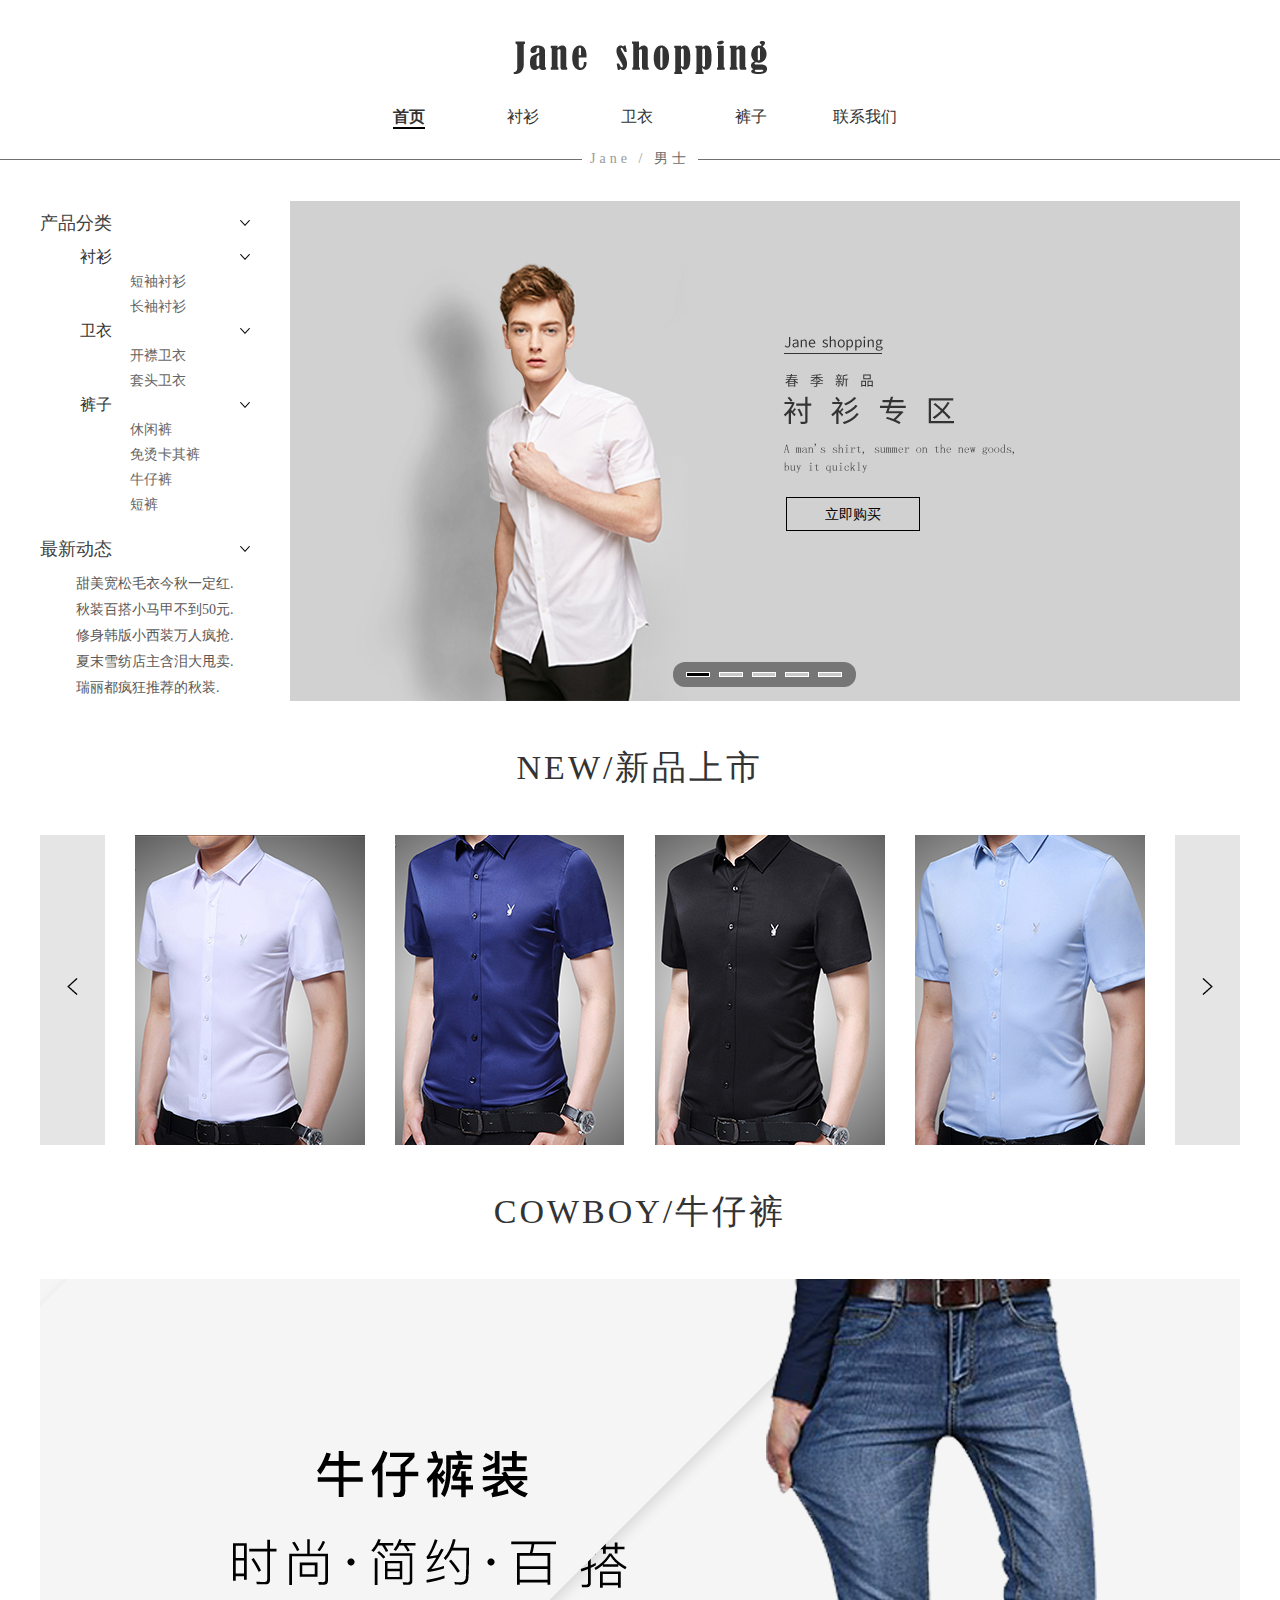
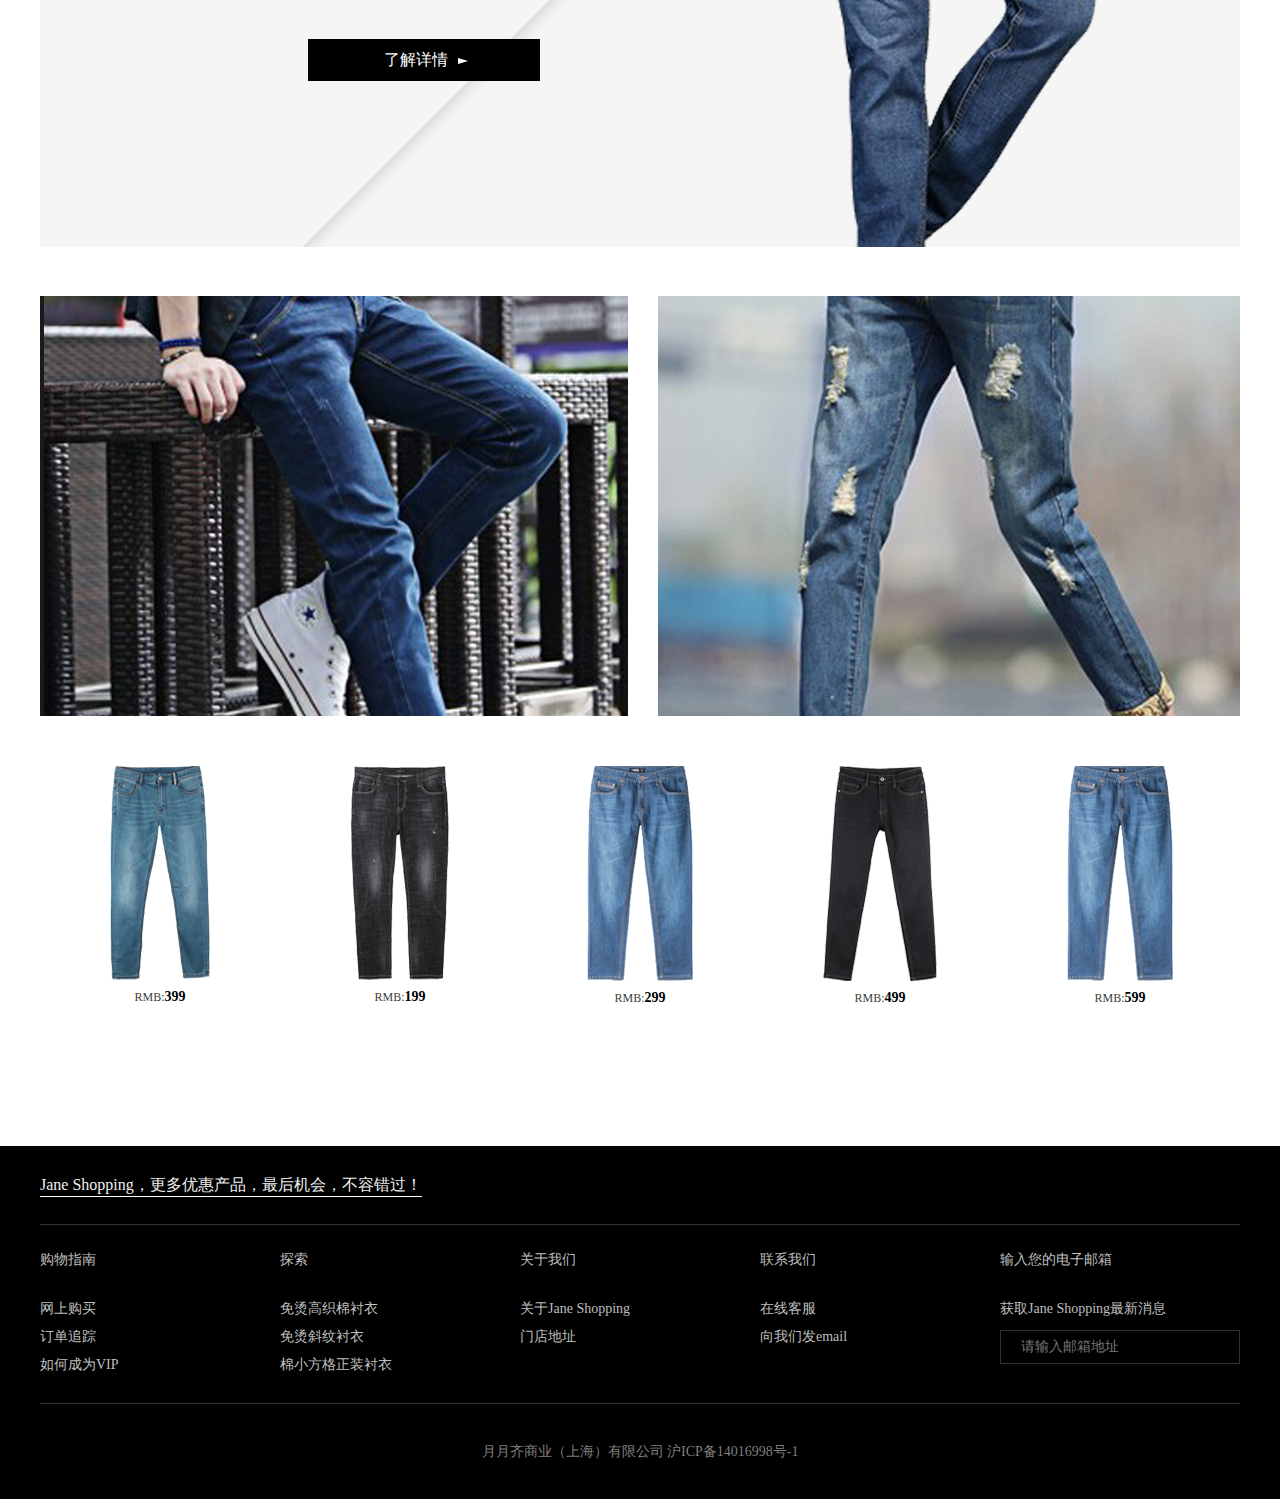
<file: index.html>
<!DOCTYPE html>
<html>
<head lang="en">
    <meta charset="UTF-8">
    <title></title>
    <link rel="stylesheet" href="css/base.css"/>
    <link rel="stylesheet/less" href="css/index.less"/>
    <script src="js/less.js"></script>
</head>
<body>
<!--header开始-->
<header>
    <div class="logo">
        <a href=""><img src="image/logo_03.png" /></a>
    </div>
    <nav class="nav1">
        <ul class="clearfix">
            <li><a href="" class="active">首页</a></li>
            <li><a href="detail.html">衬衫</a></li>
            <li><a href="">卫衣</a></li>
            <li><a href="">裤子</a></li>
            <li><a href="">联系我们</a></li>
        </ul>
    </nav>
    <p class="line"><span>Jane / </span>男士</p>
</header>
<!--header结束-->
<!--content开始-->
<section class="content ">
    <section class="wrap clearfix">
        <aside class="content_left">
            <div class="global_module procatalog">
                <h4>产品分类</h4>
                <ul class="m-treeview">
                    <li class="m-expanded">
                        <span>衬衫</span>
                        <ul>
                            <li><a href="detail.html">短袖衬衫</a></li>
                            <li><a href="detail.html">长袖衬衫</a></li>
                        </ul>
                    </li>
                    <li class="m-expanded">
                        <span>卫衣</span>
                        <ul>
                            <li><a href="detail.html">开襟卫衣</a></li>
                            <li><a href="detail.html">套头卫衣</a></li>
                        </ul>
                    </li>
                    <li class="m-expanded">
                        <span>裤子</span>
                        <ul>
                            <li><a href="detail.html">休闲裤</a></li>
                            <li><a href="detail.html">免烫卡其裤</a></li>
                            <li><a href="detail.html">牛仔裤</a></li>
                            <li><a href="detail.html">短裤</a></li>
                        </ul>
                    </li>
                </ul>
            </div>
            <div class="global_module news">
                <h4>最新动态</h4>
                <div class="scrollNews" >
                    <ul>
                        <li><a href="detail.html" class="tooltip" title="甜美宽松毛衣今秋一定红.">甜美宽松毛衣今秋一定红.</a></li>
                        <li><a href="detail.html" class="tooltip" title="秋装百搭小马甲不到50元.">秋装百搭小马甲不到50元.</a></li>
                        <li><a href="detail.html" class="tooltip" title="修身韩版小西装万人疯抢.">修身韩版小西装万人疯抢.</a></li>
                        <li><a href="detail.html" class="tooltip" title="夏末雪纺店主含泪大甩卖.">夏末雪纺店主含泪大甩卖.</a></li>
                        <li><a href="detail.html" class="tooltip" title="瑞丽都疯狂推荐的秋装.">瑞丽都疯狂推荐的秋装.</a></li>
                        <li><a href="detail.html" class="tooltip" title="48元长款针织小开衫卖疯啦.">48元长款针织小开衫卖疯啦.</a></li>
                        <li><a href="detail.html" class="tooltip" title="长袖雪纺衫单穿内搭都超美.">长袖雪纺衫单穿内搭都超美.</a></li>
                    </ul>
                </div>
            </div>
        </aside>
        <section class="content_right">
            <div class="ad">
                <ul class="slider clearfix" >
                    <li>
                        <img src="image/1.png"/>
                        <a href="detail.html">立即购买</a>
                    </li>
                    <li>
                        <img src="image/2.png"/>
                        <a href="detail.html">立即购买</a>
                    </li>
                    <li>
                        <img src="image/3.png"/>
                        <a href="detail.html">立即购买</a>
                    </li>
                    <li>
                        <img src="image/4.png"/>
                        <a href="detail.html">立即购买</a>
                    </li>
                    <li>
                        <img src="image/5.png"/>
                        <a href="detail.html">商务休闲衬衫</a>
                    </li>
                    <li>
                        <img src="image/1.png"/>
                        <a href="detail.html">立即购买</a>
                    </li>
                </ul>
                <ul class="num clearfix" >
                    <li class="active"></li>
                    <li></li>
                    <li></li>
                    <li></li>
                    <li></li>
                </ul>
            </div>
        </section>
    </section>
    <section class="new">
        <h3>NEW/新品上市</h3>
        <!--图片左右滚动效果-->
        <div  class="prolist clearfix">
            <p class="module_left">
                <a href="javascript:void (0)">
                    <img class="goLeft" src="image/arrow_left.png" alt="" />
                </a>
            </p>
            <div class="prolist_content">
                <ul class="clearfix">
                    <li>
                        <a href="detail.html"><img src="image/new1.png" alt="" />
                            <div><img src="image/big.png" alt=""/><p><span>免烫高支棉衬衣1</span></p><p>RMB:<span>120.00</span></p></div>
                        </a>
                    </li>
                    <li>
                        <a href="detail.html"><img src="image/new2.png" alt="" />
                            <div><img src="image/big.png" alt=""/><p><span>免烫斜纹衬衣</span></p><p>RMB:<span>129.00</span></p></div></a>
                    </li>
                    <li>
                        <a href="detail.html"><img src="image/new3.png" alt="" />
                            <div><img src="image/big.png" alt=""/><p><span>棉小方格正装衬衣</span></p><p>RMB:<span>129.00</span></p></div></a>
                    </li>
                    <li>
                        <a href="detail.html"><img src="image/new4.png" alt="" />
                            <div><img src="image/big.png" alt=""/><p><span>小米兰格衬衣蓝色</span></p><p>RMB:<span>129.00</span></p></div></a>
                    </li>
                    <li>
                        <a href="detail.html"><img src="image/new5.png" alt="" />
                            <div><img src="image/big.png" alt=""/><p><span>免烫高支棉衬衣2</span></p><p>RMB:<span>120.00</span></p></div></a>
                    </li>
                    <li>
                        <a href="detail.html"><img src="image/new6.png" alt="" />
                            <div><img src="image/big.png" alt=""/><p><span>免烫斜纹衬衣</span></p><p>RMB:<span>129.00</span></p></div></a>
                    </li>
                    <li>
                        <a href="detail.html"><img src="image/new7.png" alt="" />
                            <div><img src="image/big.png" alt=""/><p><span>棉小方格正装衬衣</span></p><p>RMB:<span>129.00</span></p></div></a>
                    </li>
                    <li>
                        <a href="detail.html"><img src="image/new8.png" alt="" />
                            <div><img src="image/big.png" alt=""/><p><span>小米兰格衬衣蓝色</span></p><p>RMB:<span>129.00</span></p></div></a>
                    </li>
                    <li>
                        <a href="detail.html"><img src="image/best_1.png" alt="" />
                            <div><img src="image/big.png" alt=""/><p><span>免烫高支棉衬衣2</span></p><p>RMB:<span>120.00</span></p></div></a>
                    </li>
                    <li>
                        <a href="detail.html"><img src="image/best_2.png" alt="" />
                            <div><img src="image/big.png" alt=""/><p><span>免烫斜纹衬衣</span></p><p>RMB:<span>129.00</span></p></div></a>
                    </li>
                    <li>
                        <a href="detail.html"><img src="image/best_3.png" alt="" />
                            <div><img src="image/big.png" alt=""/><p><span>棉小方格正装衬衣</span></p><p>RMB:<span>129.00</span></p></div></a>
                    </li>
                    <li>
                        <a href="detail.html"><img src="image/best_4.png" alt="" />
                            <div><img src="image/big.png" alt=""/><p><span>小米兰格衬衣蓝色</span></p><p>RMB:<span>129.00</span></p></div></a>
                    </li>
                </ul>
            </div>
            <p class="module_right">
                <a href="javascript:void (0)"><img class="goRight" src="image/arrow_right.png" alt="" /></a>
            </p>
        </div>
        <!--左右滚动结束-->
    </section>
    <section class="cowboy">
        <h3>COWBOY/牛仔裤</h3>
        <img src="image/cow_banner.png" alt=""/>
        <a href="detail.html">了解详情</a>
    </section>
    <section class="fashion_cowboy clearfix">
        <div class="fashion_cowboy_left fashion_cowboy1">
            <a href="detail.html">
                <img src="image/fashion1.png" alt=""/>
                <div class="money">
                    <p>RMB: <span>249</span></p>
                </div>
            </a>
        </div>
        <div class="fashion_cowboy_right fashion_cowboy1">
            <a href="detail.html">
                <img src="image/fashion2.png" alt=""/>
                <div class="money">
                    <p>RMB: <span>249</span></p>
                </div>
            </a>
        </div>
    </section>
    <section class="more_cowboy">
        <ul class="clearfix">
            <li><a href="detail.html"><img src="image/cowboy1.png" alt=""/></a><p>RMB:<span>399</span></p></li>
            <li><a href="detail.html"><img src="image/cowboy2.png" alt=""/></a><p>RMB:<span>199</span></p></li>
            <li><a href="detail.html"><img src="image/cowboy3.png" alt=""/></a><p>RMB:<span>299</span></p></li>
            <li><a href="detail.html"><img src="image/cowboy4.png" alt=""/></a><p>RMB:<span>499</span></p></li>
            <li><a href="detail.html"><img src="image/cowboy3.png" alt=""/></a><p>RMB:<span>599</span></p></li>
        </ul>
    </section>
</section>
<!--content结束-->
<footer>
    <div class="foot">
        <div class="link">
            <a href="">Jane Shopping，更多优惠产品，最后机会，不容错过！</a>
        </div>
        <nav>
            <ul class="clearfix">
                <li>
                    <h6>购物指南</h6>
                    <a href="">网上购买</a>
                    <a href="">订单追踪</a>
                    <a href="">如何成为VIP</a>
                </li>
                <li>
                    <h6>探索</h6>
                    <a href="">免烫高织棉衬衣</a>
                    <a href="">免烫斜纹衬衣</a>
                    <a href="">棉小方格正装衬衣</a>
                </li>
                <li>
                    <h6>关于我们</h6>
                    <a href="">关于Jane Shopping</a>
                    <a href="">门店地址</a>
                </li>
                <li>
                    <h6>联系我们</h6>
                    <a href="">在线客服</a>
                    <a href="">向我们发email</a>
                </li>
                <li>
                    <h6>输入您的电子邮箱</h6>
                    <a href="">获取Jane Shopping最新消息</a>
                    <form action="">
                        <input type="email" name="email" placeholder="请输入邮箱地址" />
                    </form>
                </li>
            </ul>
        </nav>
        <div class="copy">
            <p>月月齐商业（上海）有限公司 沪ICP备14016998号-1</p>
        </div>
    </div>
</footer>

<script src="js/jquery.js"></script>
<script src="js/index.js"></script>
</body>
</html>
</file>
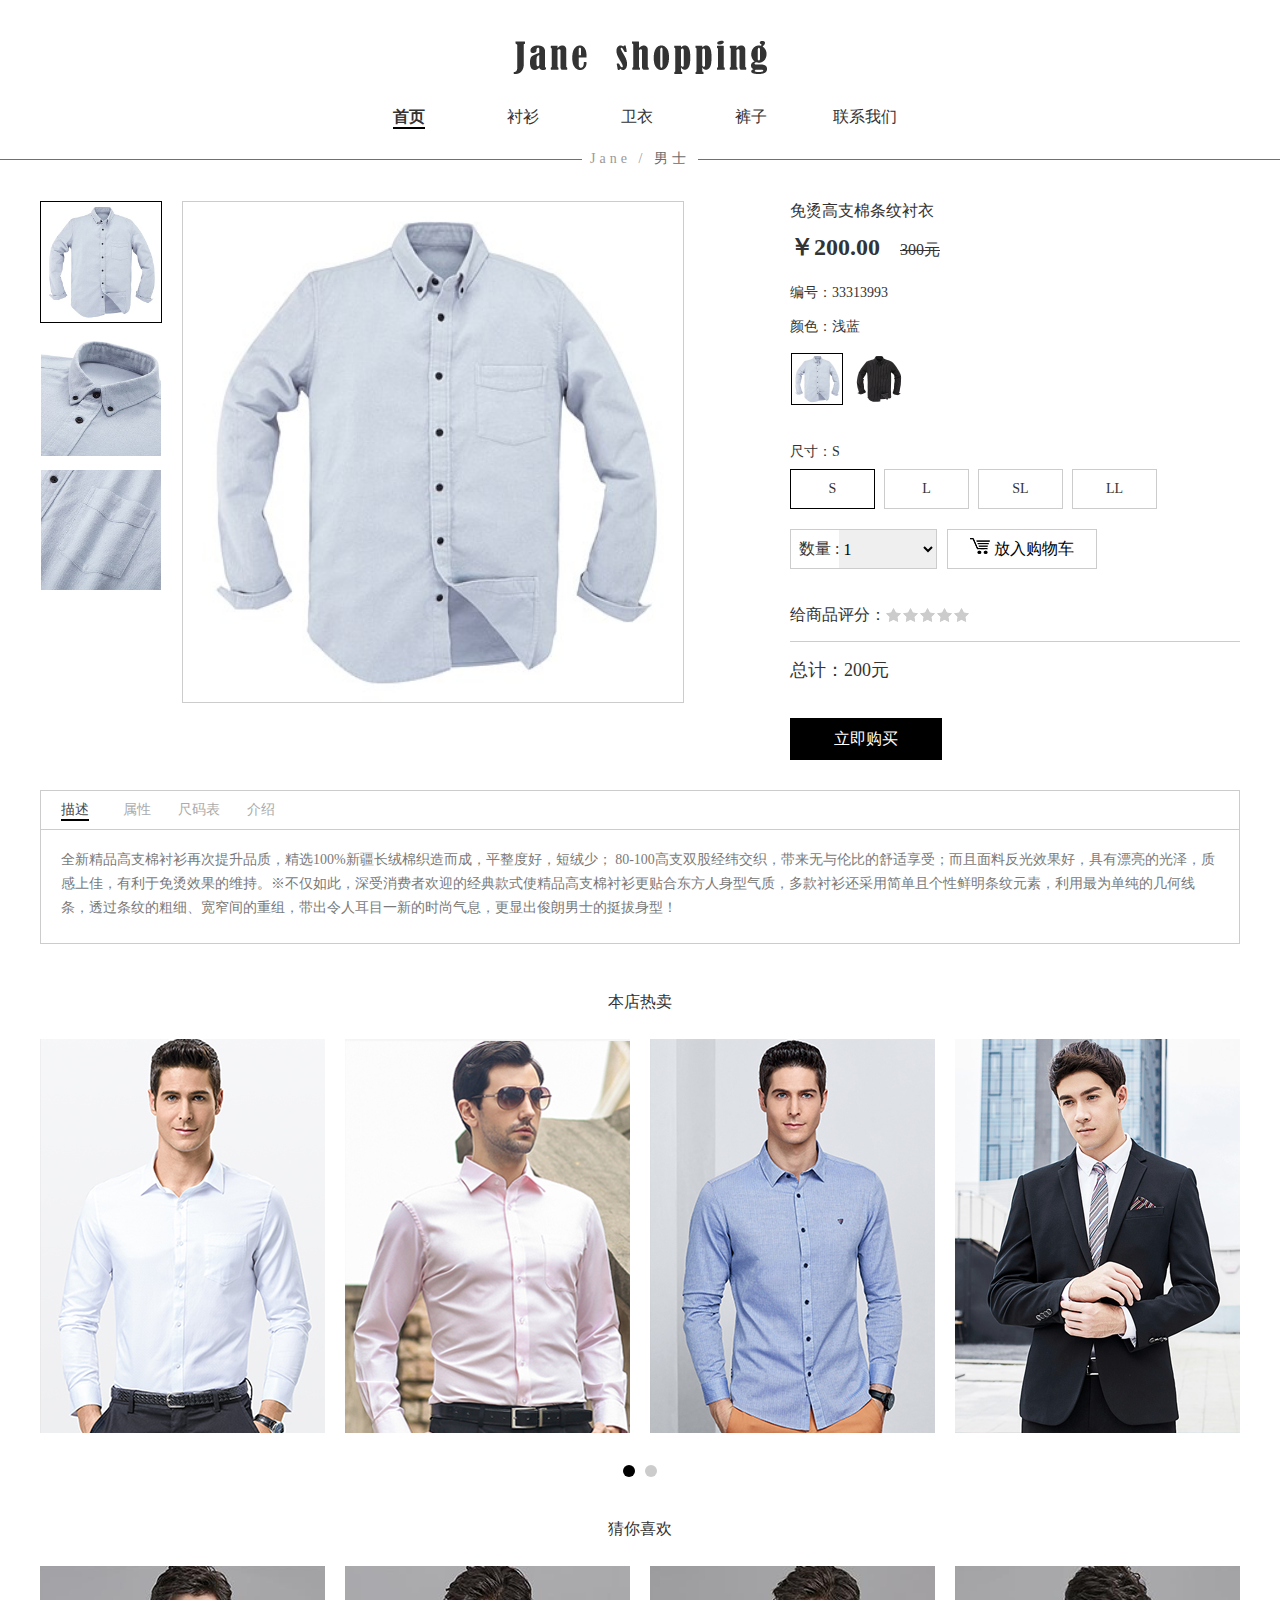
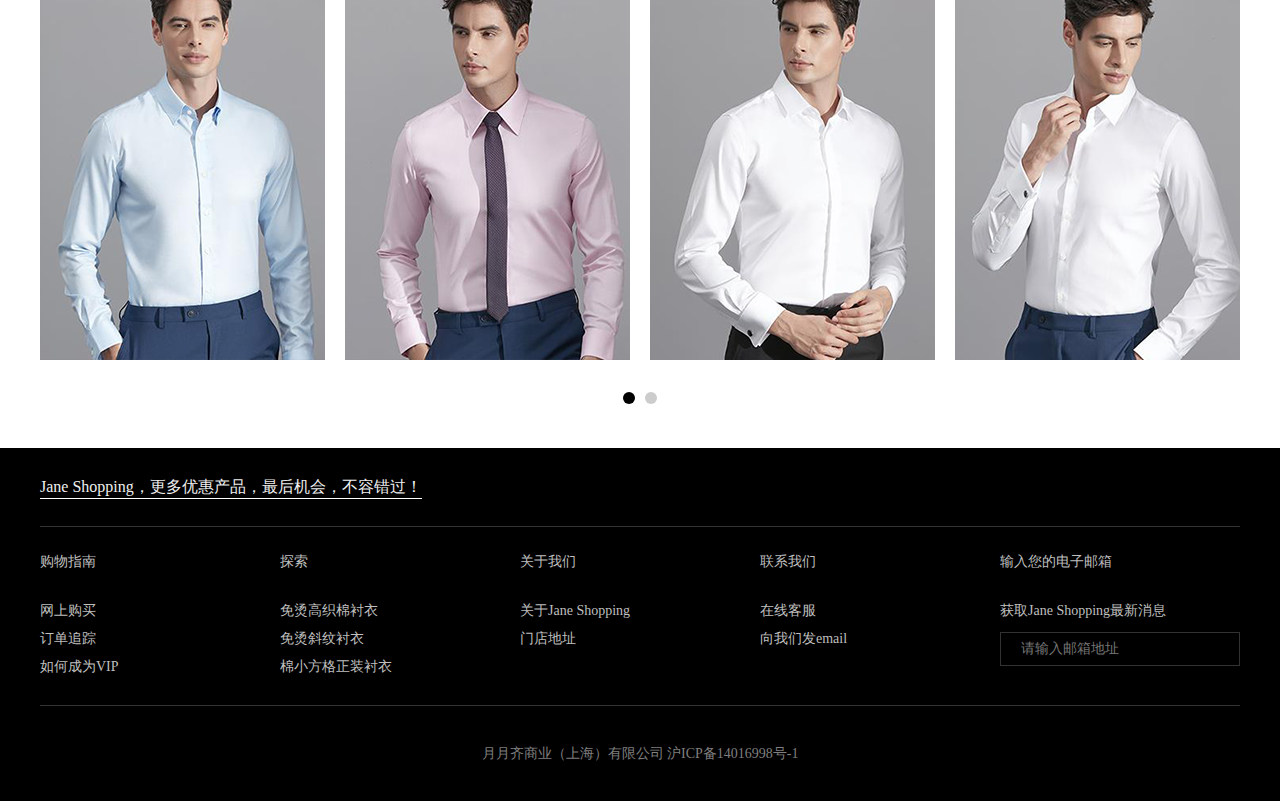
<file: detail.html>
<!DOCTYPE html>
<html>
<head lang="en">
    <meta charset="UTF-8">
    <title></title>
    <link rel="stylesheet" href="css/base.css"/>
    <link rel="stylesheet/less" href="css/index.less"/>
    <script src="js/less.js"></script>
    <script src="js/jquery.js"></script>
    <script src="js/jquery.jqzoom.js"></script>
    <script src="js/index.js"></script>
</head>
<body>
<!--header开始-->
<header>
    <div class="logo">
        <a href="index.html"><img src="image/logo_03.png" /></a>
    </div>
    <nav class="nav1">
        <ul class="clearfix">
            <li><a href="index.html" class="active">首页</a></li>
            <li><a href="detail.html">衬衫</a></li>
            <li><a href="javascript:void (0)">卫衣</a></li>
            <li><a href="javascript:void (0)">裤子</a></li>
            <li><a href="javascript:void (0)">联系我们</a></li>
        </ul>
    </nav>
    <p class="line"><span>Jane / </span>男士</p>
</header>
<!--header结束-->
<section class="main">
    <div class="pro_detail clearfix">
        <div class="pro_detail_left clearfix">
            <ul class="imgList">
                <li class="active"><img src="image/small_img1_1.jpg" alt=""/></li>
                <li><img src="image/small_img1_2.jpg" alt=""/></li>
                <li><img src="image/small_img1_3.jpg" alt=""/></li>
            </ul>
            <div class="jqzoom">
                <img src="image/small_img1_1.jpg" name="bigImg"  class="fs" id="bigImg" jqimg="image/big_img1_1.jpg" alt=""/>
            </div>
        </div>
        <div class="pro_detail_right">
            <h4>免烫高支棉条纹衬衣</h4>
            <p class="unit"><strong>￥200.00</strong><del>300元</del></p>
            <p class="number">编号：33313993</p>
            <p class="color">颜色：<span>浅蓝</span></p>
            <ul class="color_change clearfix">
                <li class="active"><img src="image/small_img1_1.jpg" alt="浅蓝" /></li>
                <li><img src="image/small_img2_1.jpg" alt="黑色" /></li>
            </ul>
            <div class="pro_size">
                <p class="same">尺寸：<span>S</span></p>
                <ul class="size clearfix">
                    <li class="active">S</li>
                    <li>L</li>
                    <li>SL</li>
                    <li>LL</li>
                </ul>
            </div>
            <div class="pro_num clearfix">
                <p>数量 :</p>
                <select id="num_sort">
                    <option value="1" selected>1</option>
                    <option value="2">2</option>
                    <option value="3">3</option>
                    <option value="4">4</option>
                    <option value="5">5</option>
                </select>
                <a href="javascript:void (0)" class="cart1"><img src="image/shopping.png"/> 放入购物车</a>
                <div class="modal1">
                    <h4>商品已成功放入购物车啦！</h4>
                    <p class="modal1_title"></p>
                    <p class="modal1_title2">shirt</p>
                    <p class="modal1_infor">
                        颜色:<span class="modal1_color"></span>/
                        尺寸:<span class="modal1_size"></span>/
                        数量:<span class="modal1_numbers"></span>
                    </p>
                    <p class="gobuy clearfix">
                        <a href="javascript:void (0)">返回</a>
                        <a href="javascript:void (0)">去结算</a>
                    </p>
                </div>
            </div>
            <div class="pro_rating clearfix">
                <p>给商品评分：</p>
                <ul id="rating" class="rating">
                    <li class="rating-item" title="1"></li>
                    <li class="rating-item" title="2"></li>
                    <li class="rating-item" title="3"></li>
                    <li class="rating-item" title="4"></li>
                    <li class="rating-item" title="5"></li>
                </ul>
                <div class="modal">
                    <div class="top">
                        <img src="image/logo2_03.png" alt=""/>
                        <h4>免烫高支棉条纹衬衣</h4>
                        <p class="thanks">谢谢惠顾</p>
                        <p class="grade">您给此商品的评分为:<span></span>分</p>
                    </div>
                    <p class="OK clearfix">
                        <a href="javascript:void (0)">知道了</a>
                        <a href="javascript:void (0)">好的</a>
                    </p>
                </div>

            </div>
            <div class="pro_price">
                总计：<span>200</span>元
            </div>
            <div class="cart">
                <a href="javascript:void (0)">立即购买</a>
            </div>
        </div>
    </div>
    <div class="tab">
        <div class="tab_menu">
            <ul class="clearfix">
                <li class="active"><span>描述</span></li>
                <li><span>属性</span></li>
                <li><span>尺码表</span></li>
                <li><span>介绍</span></li>
            </ul>
        </div>
        <div class="tab_box">
            <div class="active">
                全新精品高支棉衬衫再次提升品质，精选100%新疆长绒棉织造而成，平整度好，短绒少； 80-100高支双股经纬交织，带来无与伦比的舒适享受；而且面料反光效果好，具有漂亮的光泽，质感上佳，有利于免烫效果的维持。※不仅如此，深受消费者欢迎的经典款式使精品高支棉衬衫更贴合东方人身型气质，多款衬衫还采用简单且个性鲜明条纹元素，利用最为单纯的几何线条，透过条纹的粗细、宽窄间的重组，带出令人耳目一新的时尚气息，更显出俊朗男士的挺拔身型！
            </div>
            <div>
                沿用风靡百年的经典全棉牛津纺面料，通过领先的液氨整理技术，使面料的抗皱性能更上一层。延续简约、舒适、健康设计理念，特推出免烫、易打理的精细免烫牛津纺长袖衬衫系列。
            </div>
            <div>
                来自新疆无污染的生态棉花，采用紧密纺精梳棉纱，单经双纬的织造组织，造就了颗粒饱满、朴实无华、温润细腻的经典牛津纺，易洗快干、手感丰软、吸湿性好。设计师遵循布料完美肌理，立体剪裁，以直筒明门襟的经典造型、配合圆袋、曲摆的现代人性化裁减，相得益彰，浑然天成。色彩明快的纯色衬衫简洁、自然、为您营造出利落、爽朗的形象，透出热情、优雅的个性；精选白、蓝、淡粉、宽条纹、英国格等10余种明亮、经典花型，色彩缤纷呈现，以适合本季着装，更显自然、舒适境界。
            </div>
            <div>
                世界权威德国科德宝的衬和英国高士缝纫线使成衣领型自然舒展、永不变形，缝线部位平服工整、牢固耐磨；人性化的4片式后背打褶结构设计提供更舒适的活动空间；领尖扣的领型设计戴或不戴领带风格炯同、瞬间呈现；醇正天然设计，只为彰显自然荣耀。
            </div>
        </div>
    </div>
    <div class="best">
        <h4>本店热卖</h4>
        <div class="hot_wrap ">
            <ul class="clearfix">
                <li><a href="detail.html"><img src="image/best_1.png" alt=""/></a></li>
                <li><a href="detail.html"><img src="image/best_2.png" alt=""/></a></li>
                <li><a href="detail.html"><img src="image/best_3.png" alt=""/></a></li>
                <li><a href="detail.html"><img src="image/best_4.png" alt=""/></a></li>
                <li><a href="detail.html"><img src="image/best_5.png" alt=""/></a></li>
                <li><a href="detail.html"><img src="image/best_6.png" alt=""/></a></li>
                <li><a href="detail.html"><img src="image/best_7.png" alt=""/></a></li>
                <li><a href="detail.html"><img src="image/best_8.png" alt=""/></a></li>
            </ul>
        </div>
        <p><a href="javascript:void (0)" class="active control_left"></a><a href="javascript:void (0)" class=" control_right"></a></p>
    </div>
    <div class="like">
        <h4>猜你喜欢</h4>
        <div class="like_wrap ">
            <ul class="clearfix">
                <li><a href="javascript:void (0)"><img src="image/like1.png" alt=""/></a></li>
                <li><a href="javascript:void (0)"><img src="image/like2.png" alt=""/></a></li>
                <li><a href="javascript:void (0)"><img src="image/like3.png" alt=""/></a></li>
                <li><a href="javascript:void (0)"><img src="image/like4.png" alt=""/></a></li>
                <li><a href="javascript:void (0)"><img src="image/like1.png" alt=""/></a></li>
                <li><a href="javascript:void (0)"><img src="image/like2.png" alt=""/></a></li>
                <li><a href="javascript:void (0)"><img src="image/like3.png" alt=""/></a></li>
                <li><a href="javascript:void (0)"><img src="image/like4.png" alt=""/></a></li>
            </ul>
        </div>
        <p><a href="javascript:void (0)" class="active control_left"></a><a href="javascript:void (0)" class=" control_right"></a></p>
    </div>
</section>
<div class="shade"></div>
<!--footer开始-->
<footer>
    <div class="foot">
        <div class="link">
            <a href="javascript:void (0)">Jane Shopping，更多优惠产品，最后机会，不容错过！</a>
        </div>
        <nav>
            <ul class="clearfix">
                <li>
                    <h6>购物指南</h6>
                    <a href="javascript:void (0)">网上购买</a>
                    <a href="javascript:void (0)">订单追踪</a>
                    <a href="javascript:void (0)">如何成为VIP</a>
                </li>
                <li>
                    <h6>探索</h6>
                    <a href="javascript:void (0)">免烫高织棉衬衣</a>
                    <a href="javascript:void (0)">免烫斜纹衬衣</a>
                    <a href="javascript:void (0)">棉小方格正装衬衣</a>
                </li>
                <li>
                    <h6>关于我们</h6>
                    <a href="javascript:void (0)">关于Jane Shopping</a>
                    <a href="javascript:void (0)">门店地址</a>
                </li>
                <li>
                    <h6>联系我们</h6>
                    <a href="javascript:void (0)">在线客服</a>
                    <a href="javascript:void (0)">向我们发email</a>
                </li>
                <li>
                    <h6>输入您的电子邮箱</h6>
                    <a href="javascript:void (0)">获取Jane Shopping最新消息</a>
                    <form action="">
                        <input type="email" name="email" placeholder="请输入邮箱地址" />
                    </form>
                </li>
            </ul>
        </nav>
        <div class="copy">
            <p>月月齐商业（上海）有限公司 沪ICP备14016998号-1</p>
        </div>
    </div>
</footer>
<script>
    $(".jqzoom").jqueryzoom({
        xzoom:400, //放大图的宽度(默认是 200)
        yzoom:400, //放大图的高度(默认是 200)
        offset:10, //离原图的距离(默认是 10)
        position:"right", //放大图的定位(默认是 "right")
        preload:1
    });
</script>
</body>
</html>
</file>
<file: css/base.css>
﻿@charset "utf-8";
/* CSS Document */
html { color: #333; background: #FFF; font-family: "微软雅黑" }
*{margin:0; padding:0;}
.ellipsis{white-space:nowrap;  text-overflow:ellipsis; overflow:hidden; }
body, div, dl, dt, dd, ul, ol, li, h1, h2, h3, h4, h5, h6, pre, code, form, fieldset, legend, input, button, textarea, select, option, p, blockquote, th, td, figure, img { margin: 0; padding: 0; }
table{border-collapse:collapse; border-spacing: 0; }
ul,li,h1,h2,h3,h4,h5,h6,ol,article,aside,header,footer,figure,figcaption,form,label,fieldset,legend,iframe,frameset,frame{display:block}
fieldset, img { border: 0; }
address, caption, cite, code, dfn, em, strong, th, var, optgroup {font-style: inherit; font-weight: inherit; }
del, ins { text-decoration: none; }
li { list-style: none; }
caption, th { text-align: left; }
h1, h2, h3, h4, h5, h6 { font-size: 100%; font-weight: normal; }
q:before, q:after { content: ''; }
abbr, acronym { border: 0; font-variant: normal; }
sup { vertical-align: baseline; }
sub { vertical-align: baseline; }
legend { color: #000; }
input, button, textarea, select, optgroup, option { font-family: inherit; font-size: inherit; font-style: inherit; font-weight: inherit; }
input, button, textarea, select { *font-size:100%;
}
input, button, select { border: 0 none; outline: 0 none; }
a {color: black; outline: 0 none; text-decoration: none; cursor: pointer; }
a:hover { text-decoration: none; }
input[type="text"], input[type="password"] { -webkit-box-shadow: 0 0 0px 1000px white inset; }
input[type=text]::-ms-clear {
display: none;
}
* { outline: 0 none; }
button { background: #FFF; }
/*字体颜色*/
.fg{color:#333;}
.fw{color:#fff;}
/*文字排版*/
.f12 { font-size: 12px; }
.f13 { font-size: 13px; }
.f14 { font-size: 14px; }
.f16 { font-size: 16px; }
.f18 { font-size: 18px; }
.f20 { font-size: 20px; }
.f22 { font-size: 22px; }
.f24 { font-size: 24px; }
.f26 { font-size: 26px; }
.f28 { font-size: 28px; }
.f30 { font-size: 30px; }
.f32 { font-size: 32px; }
.fb { font-weight: bold }
.fn { font-weight: normal; }
.t2 { text-indent: 2em; }
.lh150 { line-height: 150%; }
.lh180 { line-height: 180%; }
.lh200 { line-height: 200%; }
.unl { text-decoration: underline; }
.no_unl { text-decoration: none; }
/*传统盒模型*/
.bb { -moz-box-sizing: border-box; box-sizing: border-box; }
/*定位*/
.tl { text-align: left; }
.tc { text-align: center; }
.tr { text-align: right; }
.tj { text-align: justify; }
.vm { vertical-align: middle; }
.vt { vertical-align: top; }
.vb { vertical-align: bottom; }
.bc { margin-left: auto; margin-right: auto; }
.fl { float: left; display: inline; }
.fr { float: right; display: inline; }
.cb { clear: both; }
.cl { clear: left; }
.cr { clear: right; }
.clearfix:after { content: "."; display: block; height: 0; clear: both; visibility: hidden; }
.pr { position: relative; }
.pa { position: absolute; }
/*.abs-right{position:absolute;right:0}*/
.par { position: absolute; right: 10px; top: 10px }
.pab { position: absolute; bottom: 0; }
.zoom { zoom: 1; }
.hidden { visibility: hidden; }
.none { display: none; }
.block { display: block; }
.ib { display: inline-block; }
/*长度高度*/
.w10 { width: 10px; }
.w20 { width: 20px; }
.w30 { width: 30px; }
.w40 { width: 40px; }
.w50 { width: 50px; }
.w60 { width: 60px; }
.w70 { width: 70px; }
.w80 { width: 80px; }
.w90 { width: 90px; }
.w100 { width: 100px; }
.w200 { width: 200px; }
.w300 { width: 300px; }
.w400 { width: 400px; }
.w500 { width: 500px; }
.w600 { width: 600px; }
.w700 { width: 700px; }
.w800 { width: 800px; }
.w { width: 100% }
.h50 { width: 50px; }
.h80 { width: 80px; }
.h100 { width: 100px; }
.h200 { width: 200px; }
.h { height: 100% }
/*边距*/
.m10 { margin: 10px; }
.m15 { margin: 15px; }
.m30 { margin: 30px; }
.mt5 { margin-top: 5px; }
.mt10 { margin-top: 10px; }
.mt15 { margin-top: 15px; }
.mt20 { margin-top: 20px; }
.mt30 { margin-top: 30px; }
.mt50 { margin-top: 50px; }
.mt80 { margin-top: 80px; }
.mt100 { margin-top: 100px; }
.mb5 { margin-bottom: 5px; }
.mb10 { margin-bottom: 10px; }
.mb15 { margin-bottom: 15px; }
.mb20 { margin-bottom: 20px; }
.mb30 { margin-bottom: 30px; }
.mb50 { margin-bottom: 50px; }
.mb100 { margin-bottom: 100px; }
.ml5 { margin-left: 5px; }
.ml10 { margin-left: 10px; }
.ml15 { margin-left: 15px; }
.ml20 { margin-left: 20px; }
.ml30 { margin-left: 30px; }
.ml50 { margin-left: 50px; }
.ml100 { margin-left: 100px; }
.mr5 { margin-right: 5px; }
.mr10 { margin-right: 10px; }
.mr15 { margin-right: 15px; }
.mr20 { margin-right: 20px; }
.mr30 { margin-right: 30px; }
.mr50 { margin-right: 50px; }
.mr100 { margin-right: 100px; }
.p10 { padding: 10px; }
.p15 { padding: 15px; }
.p30 { padding: 30px; }
.pt5 { padding-top: 5px; }
.pt10 { padding-top: 10px; }
.pt15 { padding-top: 15px; }
.pt20 { padding-top: 20px; }
.pt30 { padding-top: 30px; }
.pt50 { padding-top: 50px; }
.pt100 { padding-top: 100px; }
.pb5 { padding-bottom: 5px; }
.pb10 { padding-bottom: 10px; }
.pb15 { padding-bottom: 15px; }
.pb20 { padding-bottom: 20px; }
.pb30 { padding-bottom: 30px; }
.pb50 { padding-bottom: 50px; }
.pb100 { padding-bottom: 100px; }
.pl5 { padding-left: 5px; }
.pl10 { padding-left: 10px; }
.pl15 { padding-left: 15px; }
.pl20 { padding-left: 20px; }
.pl30 { padding-left: 30px; }
.pl50 { padding-left: 50px; }
.pl100 { padding-left: 100px; }
.pr5 { padding-right: 5px; }
.pr10 { padding-right: 10px; }
.pr15 { padding-right: 15px; }
.pr20 { padding-right: 20px; }
.pr30 { padding-right: 30px; }
.pr50 { padding-right: 50px; }
.pr100 { padding-right: 100px; }
/*水平线*/
hr { border-style: dashed; border-width: 1px 0; }
</file>
